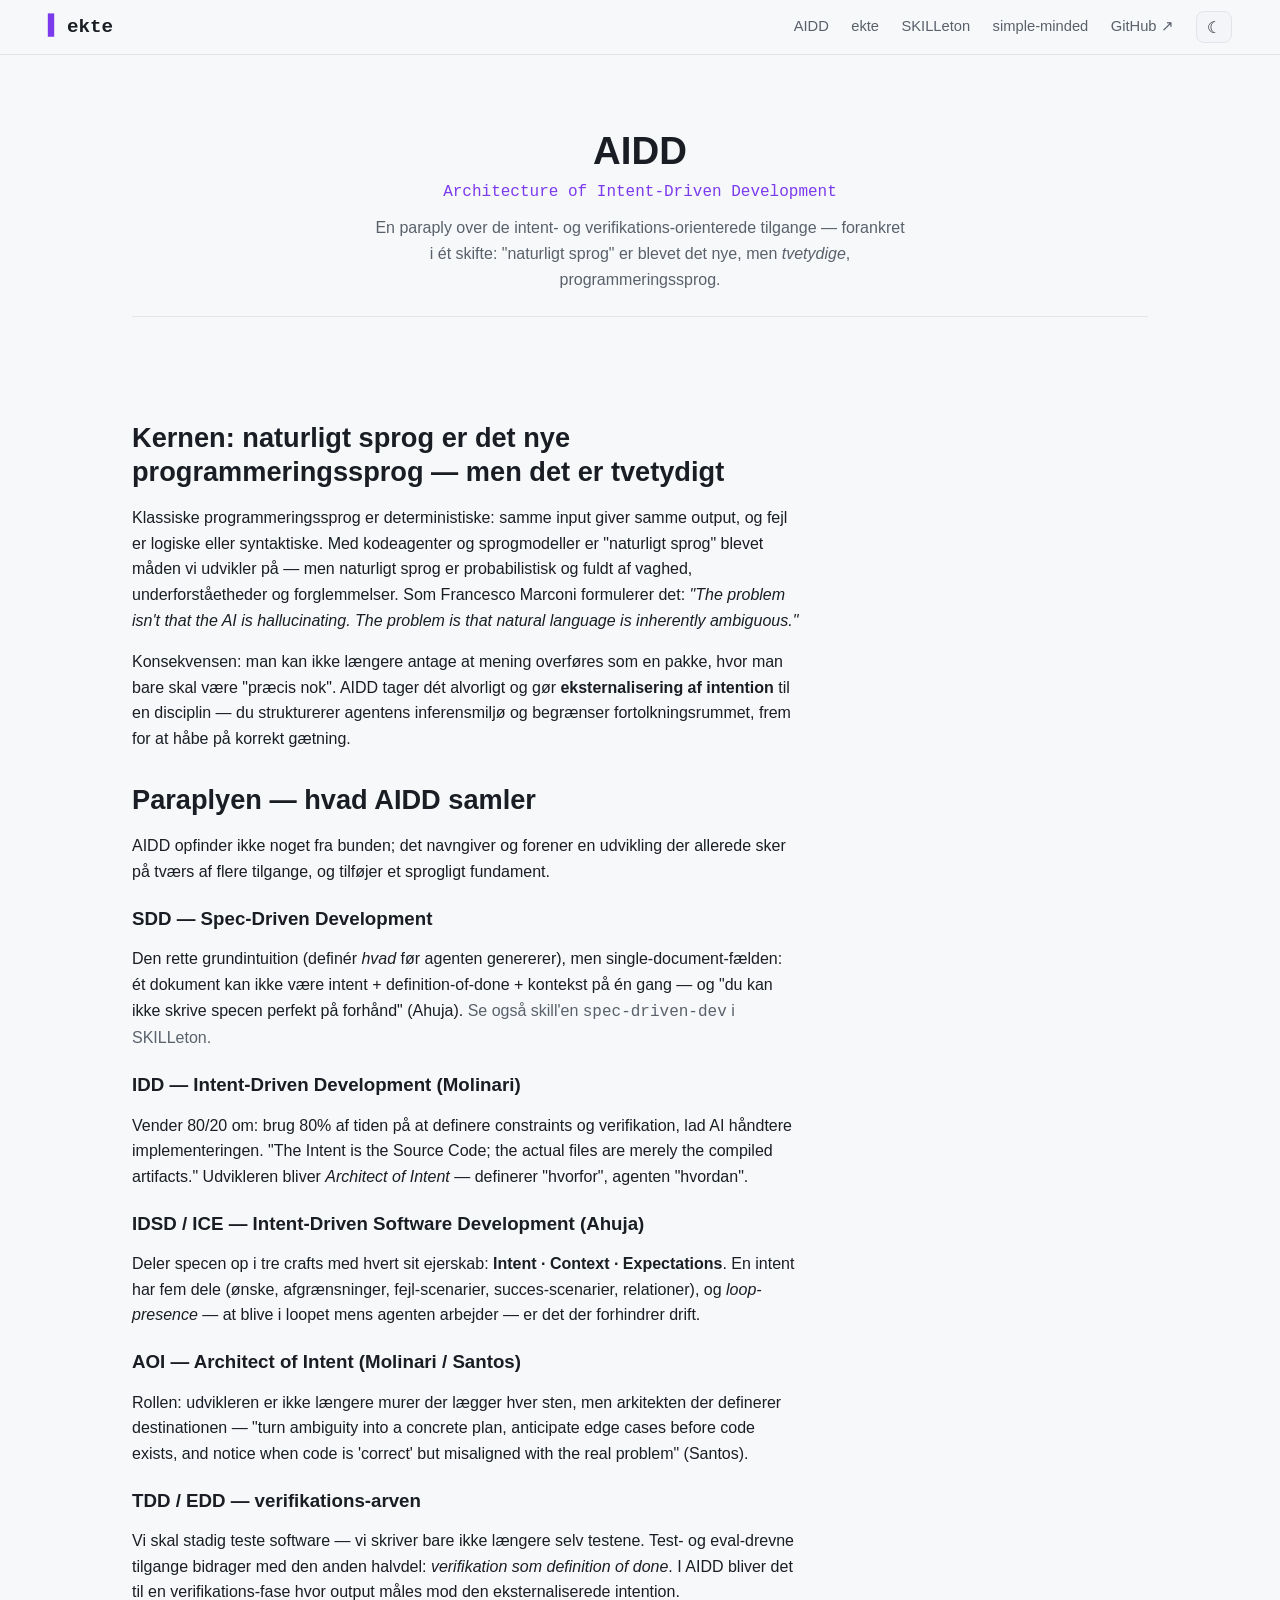
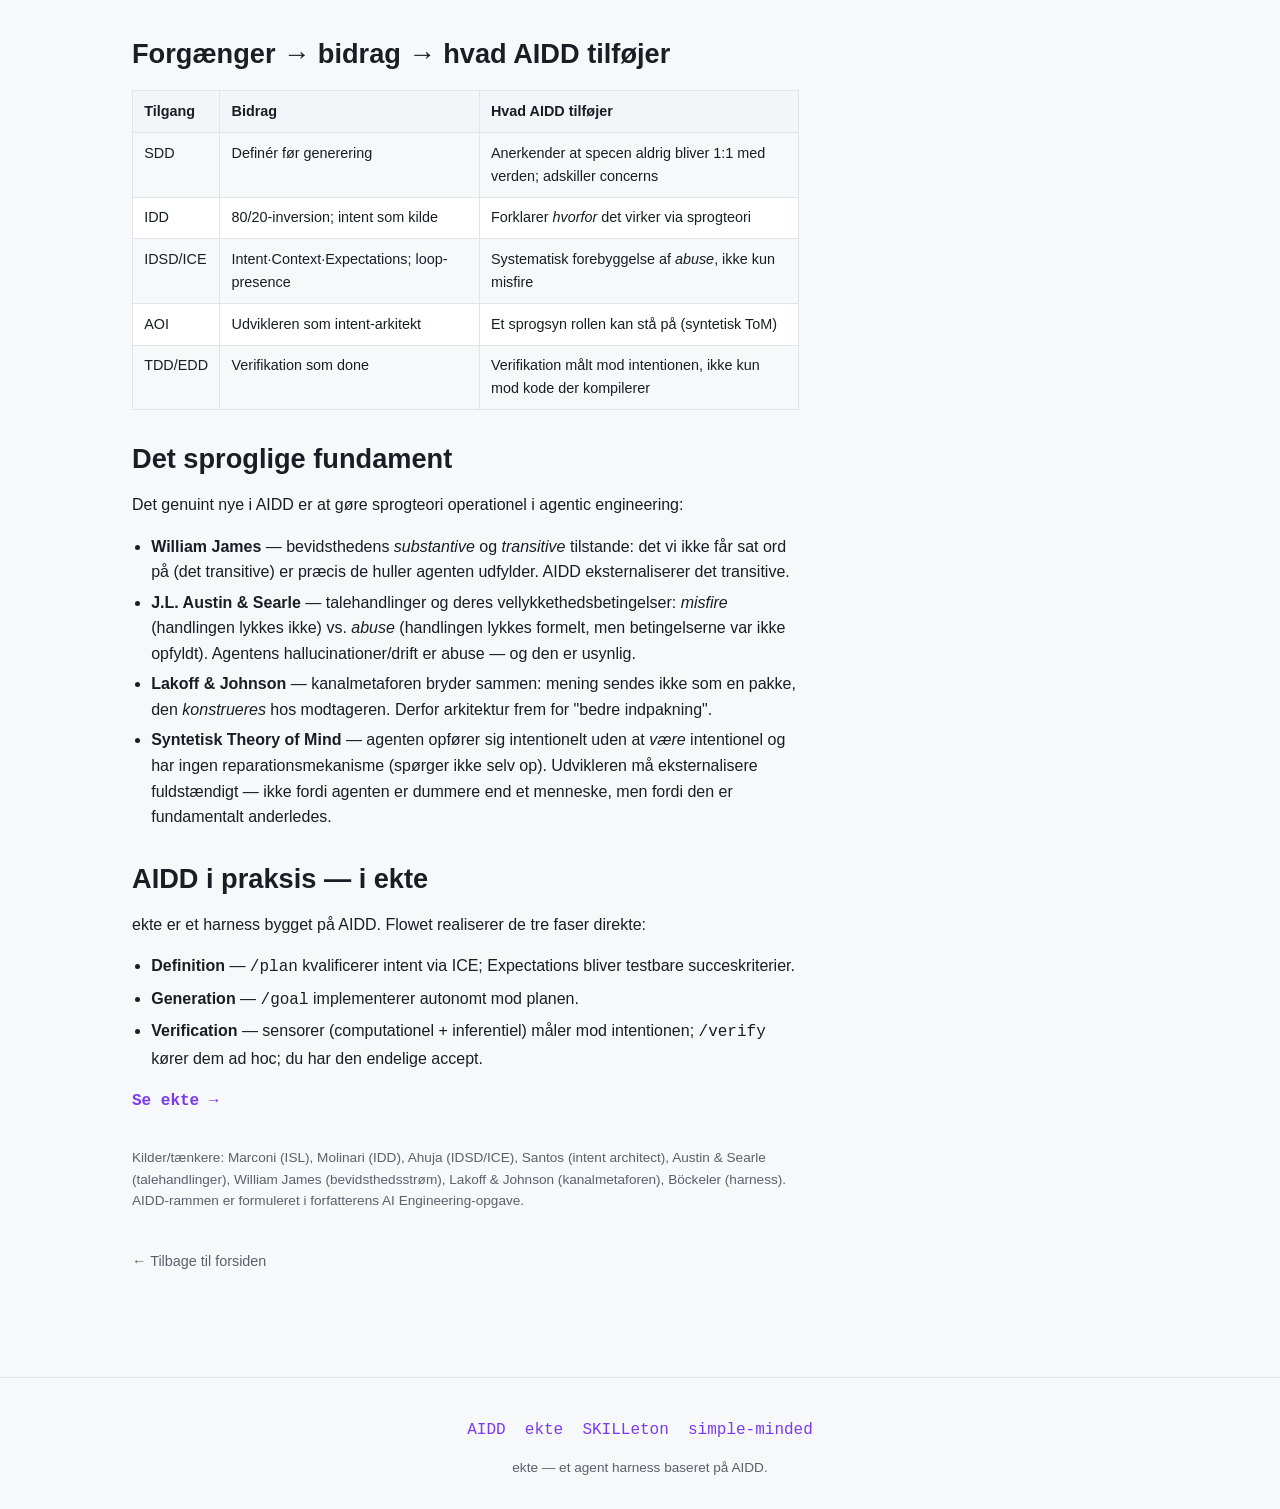
<file: site/aidd.html>
<!DOCTYPE html>
<html lang="da" data-theme="dark">
<head>
  <meta charset="UTF-8">
  <meta name="viewport" content="width=device-width, initial-scale=1.0">
  <title>AIDD — Architecture of Intent-Driven Development · ekte</title>
  <meta name="description" content="AIDD er en paraply over de intent- og verifikations-orienterede tilgange (SDD, IDD, IDSD/ICE, Architect of Intent, TDD/EDD), forankret i et nuanceret syn på naturligt sprog som det nye, tvetydige programmeringssprog.">
  <meta name="theme-color" content="#0c0d10">
  <link rel="stylesheet" href="style.css">
  <script>
    (function () {
      try {
        var saved = localStorage.getItem('ekte-theme');
        var theme = saved || (window.matchMedia('(prefers-color-scheme: light)').matches ? 'light' : 'dark');
        document.documentElement.setAttribute('data-theme', theme);
      } catch (e) {}
    })();
  </script>
</head>
<body>

<header class="topbar">
  <a class="brand" href="index.html">ekte</a>
  <nav class="topnav">
    <a href="aidd.html">AIDD</a>
    <a href="ekte.html">ekte</a>
    <a href="skilleton.html">SKILLeton</a>
    <a href="simple-minded.html">simple-minded</a>
    <a href="https://github.com/danskode/ekte" rel="noopener">GitHub ↗</a>
    <button id="theme-toggle" class="theme-toggle" aria-label="Skift lys/mørk tilstand" title="Skift tema">
      <span class="t-dark">☾</span><span class="t-light">☀</span>
    </button>
  </nav>
</header>

<main>
  <section class="subhero">
    <h1>AIDD</h1>
    <p class="role">Architecture of Intent-Driven Development</p>
    <p class="lead">En paraply over de intent- og verifikations-orienterede tilgange — forankret i
      ét skifte: "naturligt sprog" er blevet det nye, men <em>tvetydige</em>, programmeringssprog.</p>
  </section>

  <div class="block">
   <div class="prose">

    <h2>Kernen: naturligt sprog er det nye programmeringssprog — men det er tvetydigt</h2>
    <p>Klassiske programmeringssprog er deterministiske: samme input giver samme output, og fejl er
      logiske eller syntaktiske. Med kodeagenter og sprogmodeller er "naturligt sprog" blevet måden
      vi udvikler på — men naturligt sprog er probabilistisk og fuldt af vaghed, underforståetheder
      og forglemmelser. Som Francesco Marconi formulerer det: <em>"The problem isn't that the AI is
      hallucinating. The problem is that natural language is inherently ambiguous."</em></p>
    <p>Konsekvensen: man kan ikke længere antage at mening overføres som en pakke, hvor man bare skal
      være "præcis nok". AIDD tager dét alvorligt og gør <strong>eksternalisering af intention</strong>
      til en disciplin — du strukturerer agentens inferensmiljø og begrænser fortolkningsrummet, frem
      for at håbe på korrekt gætning.</p>

    <h2>Paraplyen — hvad AIDD samler</h2>
    <p>AIDD opfinder ikke noget fra bunden; det navngiver og forener en udvikling der allerede sker
      på tværs af flere tilgange, og tilføjer et sprogligt fundament.</p>

    <h3>SDD — Spec-Driven Development</h3>
    <p>Den rette grundintuition (definér <em>hvad</em> før agenten genererer), men single-document-fælden:
      ét dokument kan ikke være intent + definition-of-done + kontekst på én gang — og "du kan ikke
      skrive specen perfekt på forhånd" (Ahuja). <span class="muted">Se også skill'en
      <code>spec-driven-dev</code> i SKILLeton.</span></p>

    <h3>IDD — Intent-Driven Development (Molinari)</h3>
    <p>Vender 80/20 om: brug 80% af tiden på at definere constraints og verifikation, lad AI håndtere
      implementeringen. "The Intent is the Source Code; the actual files are merely the compiled
      artifacts." Udvikleren bliver <em>Architect of Intent</em> — definerer "hvorfor", agenten "hvordan".</p>

    <h3>IDSD / ICE — Intent-Driven Software Development (Ahuja)</h3>
    <p>Deler specen op i tre crafts med hvert sit ejerskab: <strong>Intent · Context · Expectations</strong>.
      En intent har fem dele (ønske, afgrænsninger, fejl-scenarier, succes-scenarier, relationer), og
      <em>loop-presence</em> — at blive i loopet mens agenten arbejder — er det der forhindrer drift.</p>

    <h3>AOI — Architect of Intent (Molinari / Santos)</h3>
    <p>Rollen: udvikleren er ikke længere murer der lægger hver sten, men arkitekten der definerer
      destinationen — "turn ambiguity into a concrete plan, anticipate edge cases before code exists,
      and notice when code is 'correct' but misaligned with the real problem" (Santos).</p>

    <h3>TDD / EDD — verifikations-arven</h3>
    <p>Vi skal stadig teste software — vi skriver bare ikke længere selv testene. Test- og
      eval-drevne tilgange bidrager med den anden halvdel: <em>verifikation som definition of done</em>.
      I AIDD bliver det til en verifikations-fase hvor output måles mod den eksternaliserede intention.</p>

    <h2>Forgænger → bidrag → hvad AIDD tilføjer</h2>
    <table>
      <thead><tr><th>Tilgang</th><th>Bidrag</th><th>Hvad AIDD tilføjer</th></tr></thead>
      <tbody>
        <tr><td>SDD</td><td>Definér før generering</td><td>Anerkender at specen aldrig bliver 1:1 med verden; adskiller concerns</td></tr>
        <tr><td>IDD</td><td>80/20-inversion; intent som kilde</td><td>Forklarer <em>hvorfor</em> det virker via sprogteori</td></tr>
        <tr><td>IDSD/ICE</td><td>Intent·Context·Expectations; loop-presence</td><td>Systematisk forebyggelse af <em>abuse</em>, ikke kun misfire</td></tr>
        <tr><td>AOI</td><td>Udvikleren som intent-arkitekt</td><td>Et sprogsyn rollen kan stå på (syntetisk ToM)</td></tr>
        <tr><td>TDD/EDD</td><td>Verifikation som done</td><td>Verifikation målt mod intentionen, ikke kun mod kode der kompilerer</td></tr>
      </tbody>
    </table>

    <h2>Det sproglige fundament</h2>
    <p>Det genuint nye i AIDD er at gøre sprogteori operationel i agentic engineering:</p>
    <ul>
      <li><strong>William James</strong> — bevidsthedens <em>substantive</em> og <em>transitive</em>
        tilstande: det vi ikke får sat ord på (det transitive) er præcis de huller agenten udfylder.
        AIDD eksternaliserer det transitive.</li>
      <li><strong>J.L. Austin & Searle</strong> — talehandlinger og deres vellykkethedsbetingelser:
        <em>misfire</em> (handlingen lykkes ikke) vs. <em>abuse</em> (handlingen lykkes formelt, men
        betingelserne var ikke opfyldt). Agentens hallucinationer/drift er abuse — og den er usynlig.</li>
      <li><strong>Lakoff & Johnson</strong> — kanalmetaforen bryder sammen: mening sendes ikke som en
        pakke, den <em>konstrueres</em> hos modtageren. Derfor arkitektur frem for "bedre indpakning".</li>
      <li><strong>Syntetisk Theory of Mind</strong> — agenten opfører sig intentionelt uden at <em>være</em>
        intentionel og har ingen reparationsmekanisme (spørger ikke selv op). Udvikleren må eksternalisere
        fuldstændigt — ikke fordi agenten er dummere end et menneske, men fordi den er fundamentalt anderledes.</li>
    </ul>

    <h2>AIDD i praksis — i ekte</h2>
    <p>ekte er et harness bygget på AIDD. Flowet realiserer de tre faser direkte:</p>
    <ul>
      <li><strong>Definition</strong> — <code>/plan</code> kvalificerer intent via ICE; Expectations
        bliver testbare succeskriterier.</li>
      <li><strong>Generation</strong> — <code>/goal</code> implementerer autonomt mod planen.</li>
      <li><strong>Verification</strong> — sensorer (computationel + inferentiel) måler mod intentionen;
        <code>/verify</code> kører dem ad hoc; du har den endelige accept.</li>
    </ul>
    <p><a class="more" href="ekte.html">Se ekte → </a></p>

    <p class="muted" style="margin-top:2rem;font-size:.85rem;">Kilder/tænkere: Marconi (ISL), Molinari (IDD),
      Ahuja (IDSD/ICE), Santos (intent architect), Austin & Searle (talehandlinger), William James
      (bevidsthedsstrøm), Lakoff & Johnson (kanalmetaforen), Böckeler (harness). AIDD-rammen er
      formuleret i forfatterens AI Engineering-opgave.</p>

    <a class="backlink" href="index.html">← Tilbage til forsiden</a>
   </div>
  </div>
</main>

<footer class="footer">
  <div class="foot-links">
    <a href="aidd.html">AIDD</a>
    <a href="ekte.html">ekte</a>
    <a href="skilleton.html">SKILLeton</a>
    <a href="simple-minded.html">simple-minded</a>
  </div>
  <p class="foot-note">ekte — et agent harness baseret på AIDD.</p>
</footer>

<script src="app.js"></script>
</body>
</html>
</file>
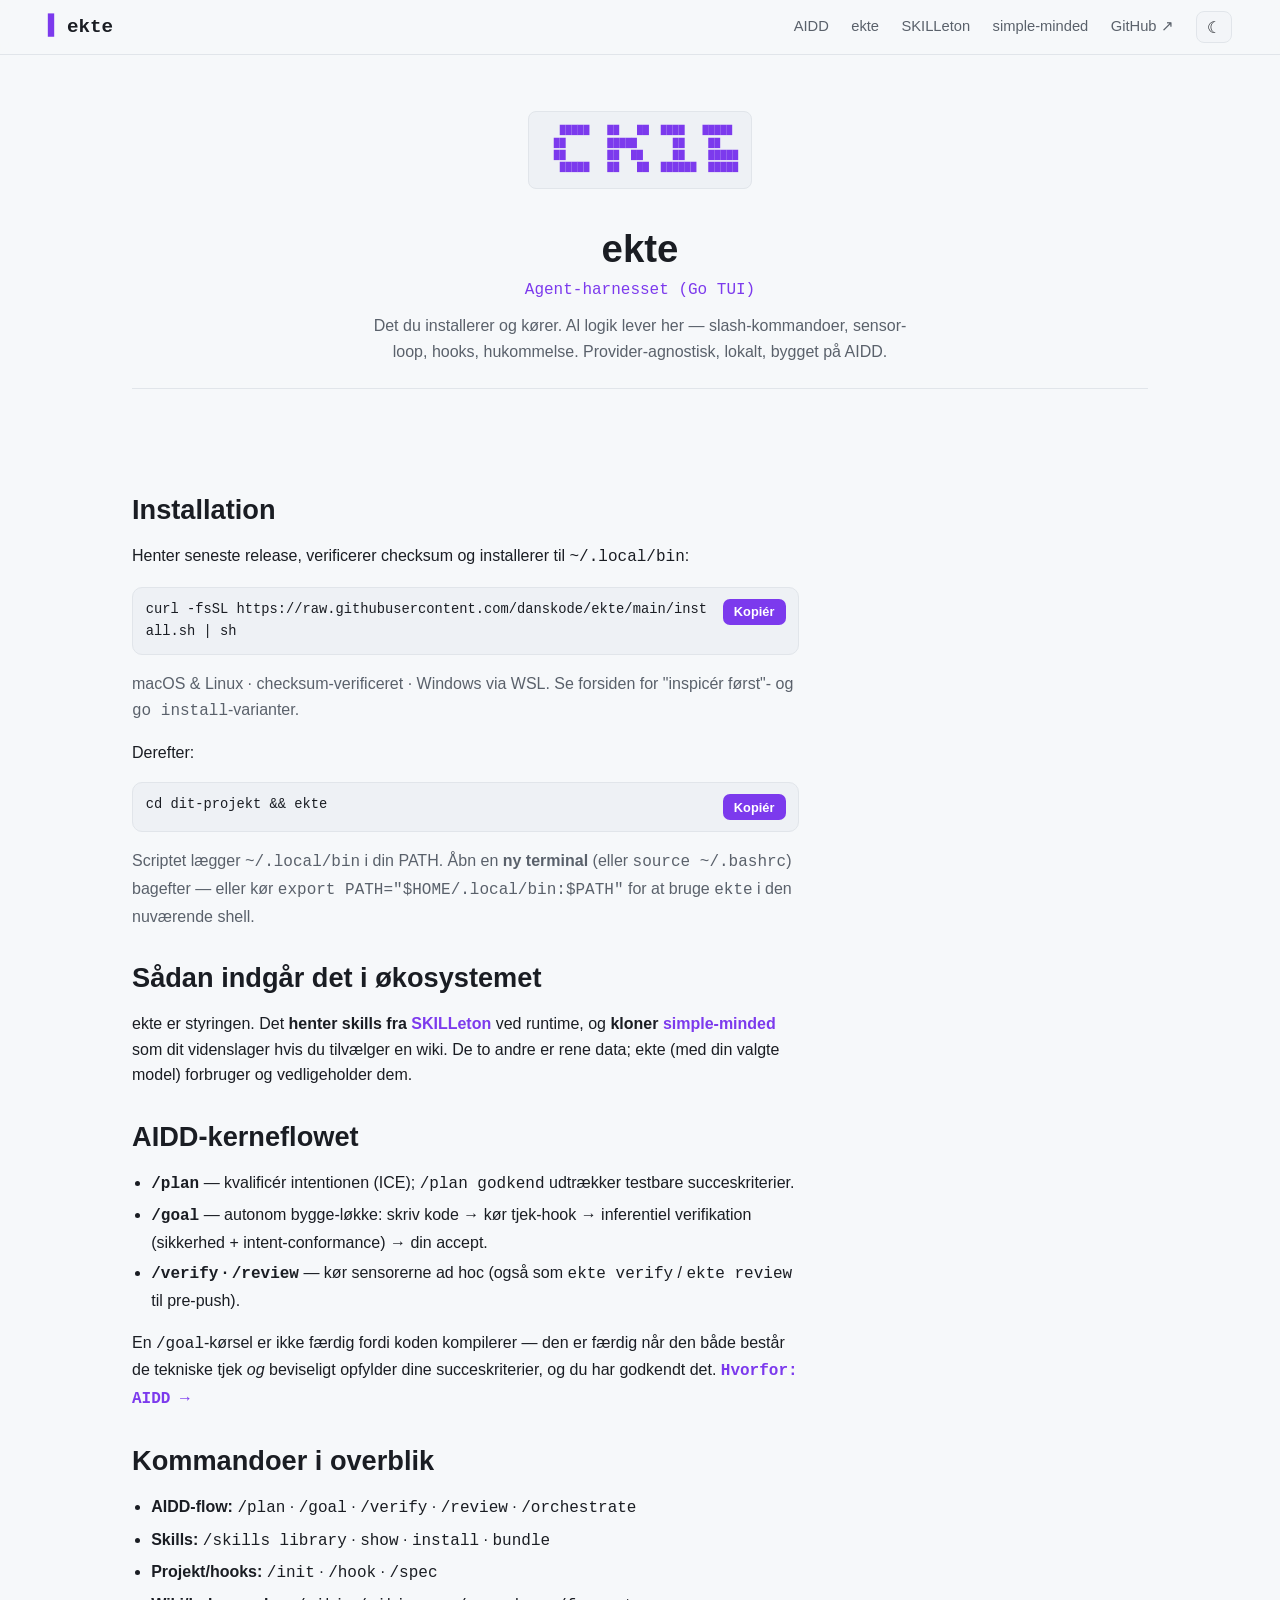
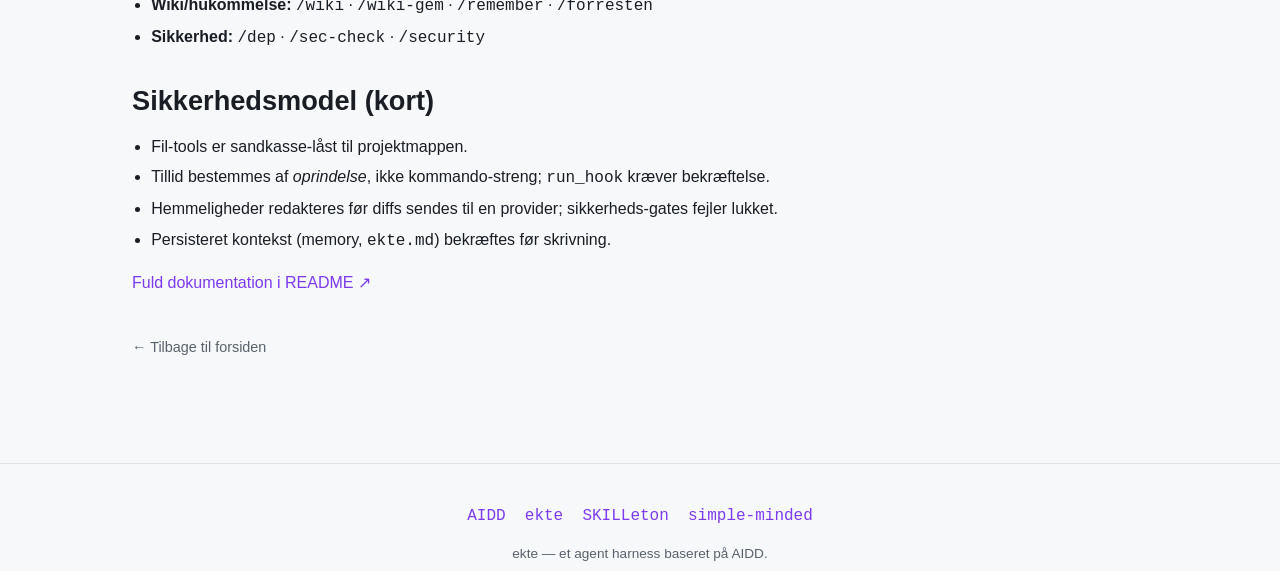
<file: site/ekte.html>
<!DOCTYPE html>
<html lang="da" data-theme="dark">
<head>
  <meta charset="UTF-8">
  <meta name="viewport" content="width=device-width, initial-scale=1.0">
  <title>ekte — agent-harnesset · ekte</title>
  <meta name="description" content="ekte er det transparente agent-harness (Go TUI) du installerer og kører. Provider-agnostisk, lokalt, bygget på AIDD.">
  <meta name="theme-color" content="#0c0d10">
  <link rel="stylesheet" href="style.css">
  <script>
    (function () { try { var s=localStorage.getItem('ekte-theme'); document.documentElement.setAttribute('data-theme', s||(window.matchMedia('(prefers-color-scheme: light)').matches?'light':'dark')); } catch(e){} })();
  </script>
</head>
<body>

<header class="topbar">
  <a class="brand" href="index.html">ekte</a>
  <nav class="topnav">
    <a href="aidd.html">AIDD</a>
    <a href="ekte.html">ekte</a>
    <a href="skilleton.html">SKILLeton</a>
    <a href="simple-minded.html">simple-minded</a>
    <a href="https://github.com/danskode/ekte" rel="noopener">GitHub ↗</a>
    <button id="theme-toggle" class="theme-toggle" aria-label="Skift lys/mørk tilstand" title="Skift tema"><span class="t-dark">☾</span><span class="t-light">☀</span></button>
  </nav>
</header>

<main>
  <section class="subhero">
    <pre class="eco-art" aria-label="ekte">   █████   ██   ██  ████   █████
  ██       █████      ██    ██
  ██       ██  ██     ██    █████
   █████   ██   ██  ██████  █████</pre>
    <h1>ekte</h1>
    <p class="role">Agent-harnesset (Go TUI)</p>
    <p class="lead">Det du installerer og kører. Al logik lever her — slash-kommandoer, sensor-loop,
      hooks, hukommelse. Provider-agnostisk, lokalt, bygget på AIDD.</p>
  </section>

  <div class="block">
   <div class="prose">

    <h2>Installation</h2>
    <p>Henter seneste release, verificerer checksum og installerer til <code>~/.local/bin</code>:</p>
    <div class="cmd"><code id="c1">curl -fsSL https://raw.githubusercontent.com/danskode/ekte/main/install.sh | sh</code><button class="copy" data-copy="c1">Kopiér</button></div>
    <p class="muted">macOS &amp; Linux · checksum-verificeret · Windows via WSL. Se forsiden for "inspicér
      først"- og <code>go install</code>-varianter.</p>
    <p>Derefter:</p>
    <div class="cmd"><code id="c2">cd dit-projekt &amp;&amp; ekte</code><button class="copy" data-copy="c2">Kopiér</button></div>
    <p class="muted">Scriptet lægger <code>~/.local/bin</code> i din PATH. Åbn en <strong>ny terminal</strong>
      (eller <code>source ~/.bashrc</code>) bagefter — eller kør <code>export PATH="$HOME/.local/bin:$PATH"</code>
      for at bruge <code>ekte</code> i den nuværende shell.</p>

    <h2>Sådan indgår det i økosystemet</h2>
    <p>ekte er styringen. Det <strong>henter skills fra <a href="skilleton.html">SKILLeton</a></strong>
      ved runtime, og <strong>kloner <a href="simple-minded.html">simple-minded</a></strong> som dit
      videnslager hvis du tilvælger en wiki. De to andre er rene data; ekte (med din valgte model)
      forbruger og vedligeholder dem.</p>

    <h2>AIDD-kerneflowet</h2>
    <ul>
      <li><strong><code>/plan</code></strong> — kvalificér intentionen (ICE); <code>/plan godkend</code>
        udtrækker testbare succeskriterier.</li>
      <li><strong><code>/goal</code></strong> — autonom bygge-løkke: skriv kode → kør tjek-hook →
        inferentiel verifikation (sikkerhed + intent-conformance) → din accept.</li>
      <li><strong><code>/verify</code> · <code>/review</code></strong> — kør sensorerne ad hoc
        (også som <code>ekte verify</code> / <code>ekte review</code> til pre-push).</li>
    </ul>
    <p>En <code>/goal</code>-kørsel er ikke færdig fordi koden kompilerer — den er færdig når den
      både består de tekniske tjek <em>og</em> beviseligt opfylder dine succeskriterier, og du har
      godkendt det. <a class="more" href="aidd.html">Hvorfor: AIDD →</a></p>

    <h2>Kommandoer i overblik</h2>
    <ul>
      <li><strong>AIDD-flow:</strong> <code>/plan</code> · <code>/goal</code> · <code>/verify</code> · <code>/review</code> · <code>/orchestrate</code></li>
      <li><strong>Skills:</strong> <code>/skills library</code> · <code>show</code> · <code>install</code> · <code>bundle</code></li>
      <li><strong>Projekt/hooks:</strong> <code>/init</code> · <code>/hook</code> · <code>/spec</code></li>
      <li><strong>Wiki/hukommelse:</strong> <code>/wiki</code> · <code>/wiki-gem</code> · <code>/remember</code> · <code>/forresten</code></li>
      <li><strong>Sikkerhed:</strong> <code>/dep</code> · <code>/sec-check</code> · <code>/security</code></li>
    </ul>

    <h2>Sikkerhedsmodel (kort)</h2>
    <ul>
      <li>Fil-tools er sandkasse-låst til projektmappen.</li>
      <li>Tillid bestemmes af <em>oprindelse</em>, ikke kommando-streng; <code>run_hook</code> kræver bekræftelse.</li>
      <li>Hemmeligheder redakteres før diffs sendes til en provider; sikkerheds-gates fejler lukket.</li>
      <li>Persisteret kontekst (memory, <code>ekte.md</code>) bekræftes før skrivning.</li>
    </ul>

    <p><a href="https://github.com/danskode/ekte/blob/main/README.md" rel="noopener">Fuld dokumentation i README ↗</a></p>
    <a class="backlink" href="index.html">← Tilbage til forsiden</a>
   </div>
  </div>
</main>

<footer class="footer">
  <div class="foot-links">
    <a href="aidd.html">AIDD</a><a href="ekte.html">ekte</a><a href="skilleton.html">SKILLeton</a><a href="simple-minded.html">simple-minded</a>
  </div>
  <p class="foot-note">ekte — et agent harness baseret på AIDD.</p>
</footer>

<script src="app.js"></script>
</body>
</html>
</file>
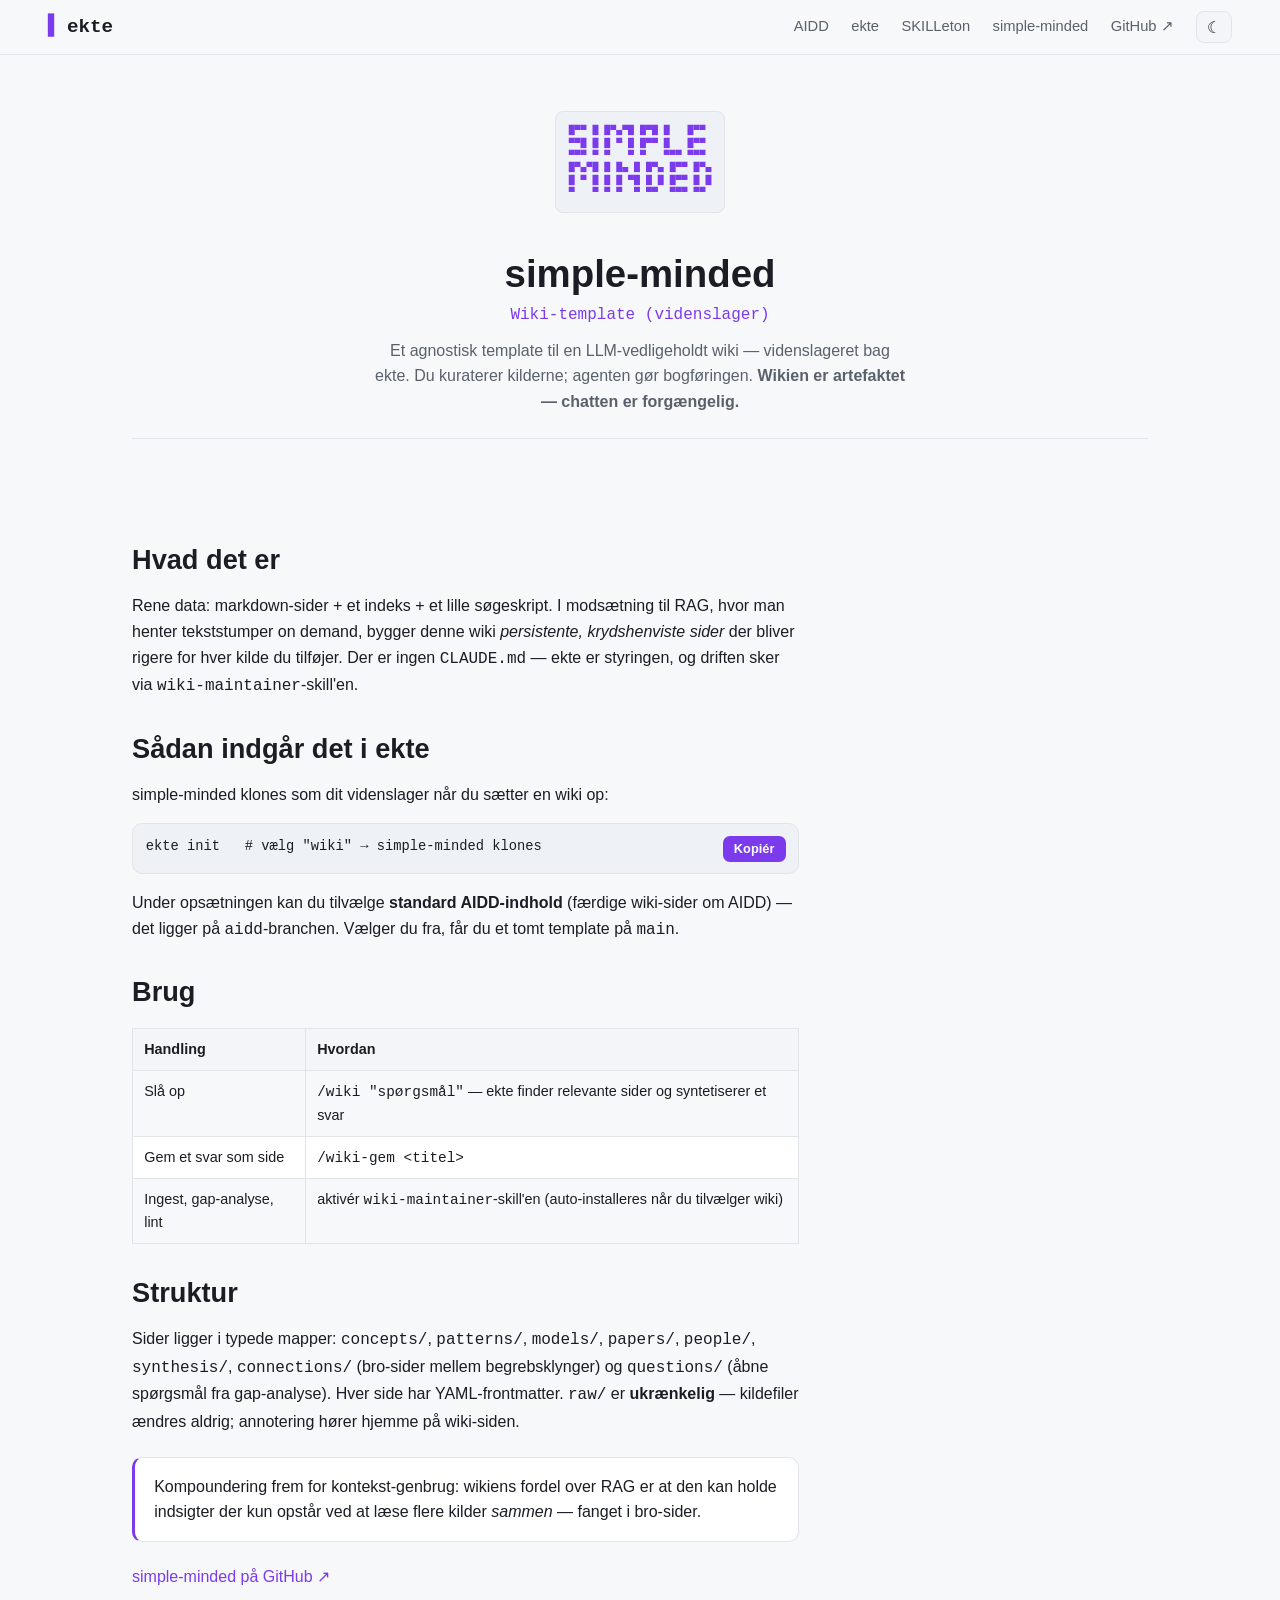
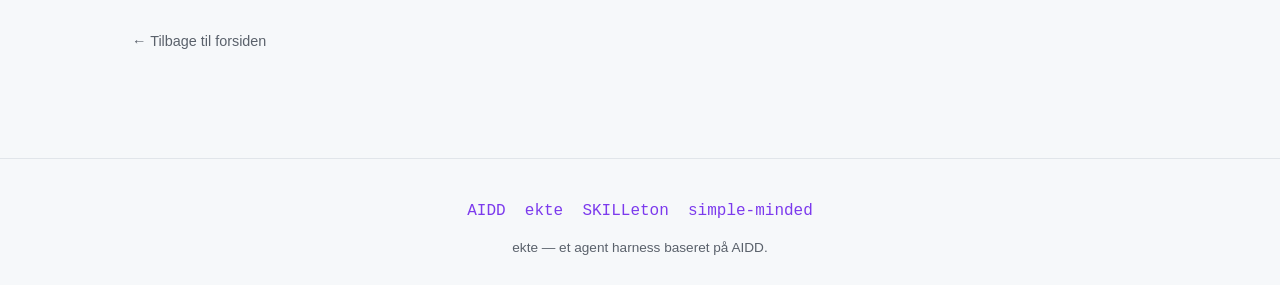
<file: site/simple-minded.html>
<!DOCTYPE html>
<html lang="da" data-theme="dark">
<head>
  <meta charset="UTF-8">
  <meta name="viewport" content="width=device-width, initial-scale=1.0">
  <title>simple-minded — wiki-templaten · ekte</title>
  <meta name="description" content="simple-minded er et agnostisk template til en LLM-vedligeholdt wiki — videnslageret bag ekte. Du kuraterer kilderne; agenten gør bogføringen.">
  <meta name="theme-color" content="#0c0d10">
  <link rel="stylesheet" href="style.css">
  <script>
    (function () { try { var s=localStorage.getItem('ekte-theme'); document.documentElement.setAttribute('data-theme', s||(window.matchMedia('(prefers-color-scheme: light)').matches?'light':'dark')); } catch(e){} })();
  </script>
</head>
<body>

<header class="topbar">
  <a class="brand" href="index.html">ekte</a>
  <nav class="topnav">
    <a href="aidd.html">AIDD</a>
    <a href="ekte.html">ekte</a>
    <a href="skilleton.html">SKILLeton</a>
    <a href="simple-minded.html">simple-minded</a>
    <a href="https://github.com/danskode/simple-minded" rel="noopener">GitHub ↗</a>
    <button id="theme-toggle" class="theme-toggle" aria-label="Skift lys/mørk tilstand" title="Skift tema"><span class="t-dark">☾</span><span class="t-light">☀</span></button>
  </nav>
</header>

<main>
  <section class="subhero">
    <pre class="eco-art" aria-label="simple-minded">█▀▀ █ █▀▄▀█ █▀█ █   █▀▀
▀▀█ █ █ ▀ █ █▀▀ █   █▀▀
▀▀▀ ▀ ▀   ▀ ▀   ▀▀▀ ▀▀▀
█▀▄▀█ █ █▄ █ █▀▄ █▀▀ █▀▄
█ ▀ █ █ █ ▀█ █ █ █▀▀ █ █
▀   ▀ ▀ ▀  ▀ ▀▀  ▀▀▀ ▀▀ </pre>
    <h1>simple-minded</h1>
    <p class="role">Wiki-template (videnslager)</p>
    <p class="lead">Et agnostisk template til en LLM-vedligeholdt wiki — videnslageret bag ekte.
      Du kuraterer kilderne; agenten gør bogføringen. <strong>Wikien er artefaktet — chatten er forgængelig.</strong></p>
  </section>

  <div class="block">
   <div class="prose">

    <h2>Hvad det er</h2>
    <p>Rene data: markdown-sider + et indeks + et lille søgeskript. I modsætning til RAG, hvor man
      henter tekststumper on demand, bygger denne wiki <em>persistente, krydshenviste sider</em> der
      bliver rigere for hver kilde du tilføjer. Der er ingen <code>CLAUDE.md</code> — ekte er styringen,
      og driften sker via <code>wiki-maintainer</code>-skill'en.</p>

    <h2>Sådan indgår det i ekte</h2>
    <p>simple-minded klones som dit videnslager når du sætter en wiki op:</p>
    <div class="cmd"><code id="c1">ekte init   # vælg "wiki" → simple-minded klones</code><button class="copy" data-copy="c1">Kopiér</button></div>
    <p>Under opsætningen kan du tilvælge <strong>standard AIDD-indhold</strong> (færdige wiki-sider om
      AIDD) — det ligger på <code>aidd</code>-branchen. Vælger du fra, får du et tomt template på <code>main</code>.</p>

    <h2>Brug</h2>
    <table>
      <thead><tr><th>Handling</th><th>Hvordan</th></tr></thead>
      <tbody>
        <tr><td>Slå op</td><td><code>/wiki "spørgsmål"</code> — ekte finder relevante sider og syntetiserer et svar</td></tr>
        <tr><td>Gem et svar som side</td><td><code>/wiki-gem &lt;titel&gt;</code></td></tr>
        <tr><td>Ingest, gap-analyse, lint</td><td>aktivér <code>wiki-maintainer</code>-skill'en (auto-installeres når du tilvælger wiki)</td></tr>
      </tbody>
    </table>

    <h2>Struktur</h2>
    <p>Sider ligger i typede mapper: <code>concepts/</code>, <code>patterns/</code>, <code>models/</code>,
      <code>papers/</code>, <code>people/</code>, <code>synthesis/</code>, <code>connections/</code> (bro-sider
      mellem begrebsklynger) og <code>questions/</code> (åbne spørgsmål fra gap-analyse). Hver side har
      YAML-frontmatter. <code>raw/</code> er <strong>ukrænkelig</strong> — kildefiler ændres aldrig;
      annotering hører hjemme på wiki-siden.</p>

    <div class="callout">Kompoundering frem for kontekst-genbrug: wikiens fordel over RAG er at den kan
      holde indsigter der kun opstår ved at læse flere kilder <em>sammen</em> — fanget i bro-sider.</div>

    <p><a href="https://github.com/danskode/simple-minded" rel="noopener">simple-minded på GitHub ↗</a></p>
    <a class="backlink" href="index.html">← Tilbage til forsiden</a>
   </div>
  </div>
</main>

<footer class="footer">
  <div class="foot-links">
    <a href="aidd.html">AIDD</a><a href="ekte.html">ekte</a><a href="skilleton.html">SKILLeton</a><a href="simple-minded.html">simple-minded</a>
  </div>
  <p class="foot-note">ekte — et agent harness baseret på AIDD.</p>
</footer>

<script src="app.js"></script>
</body>
</html>
</file>
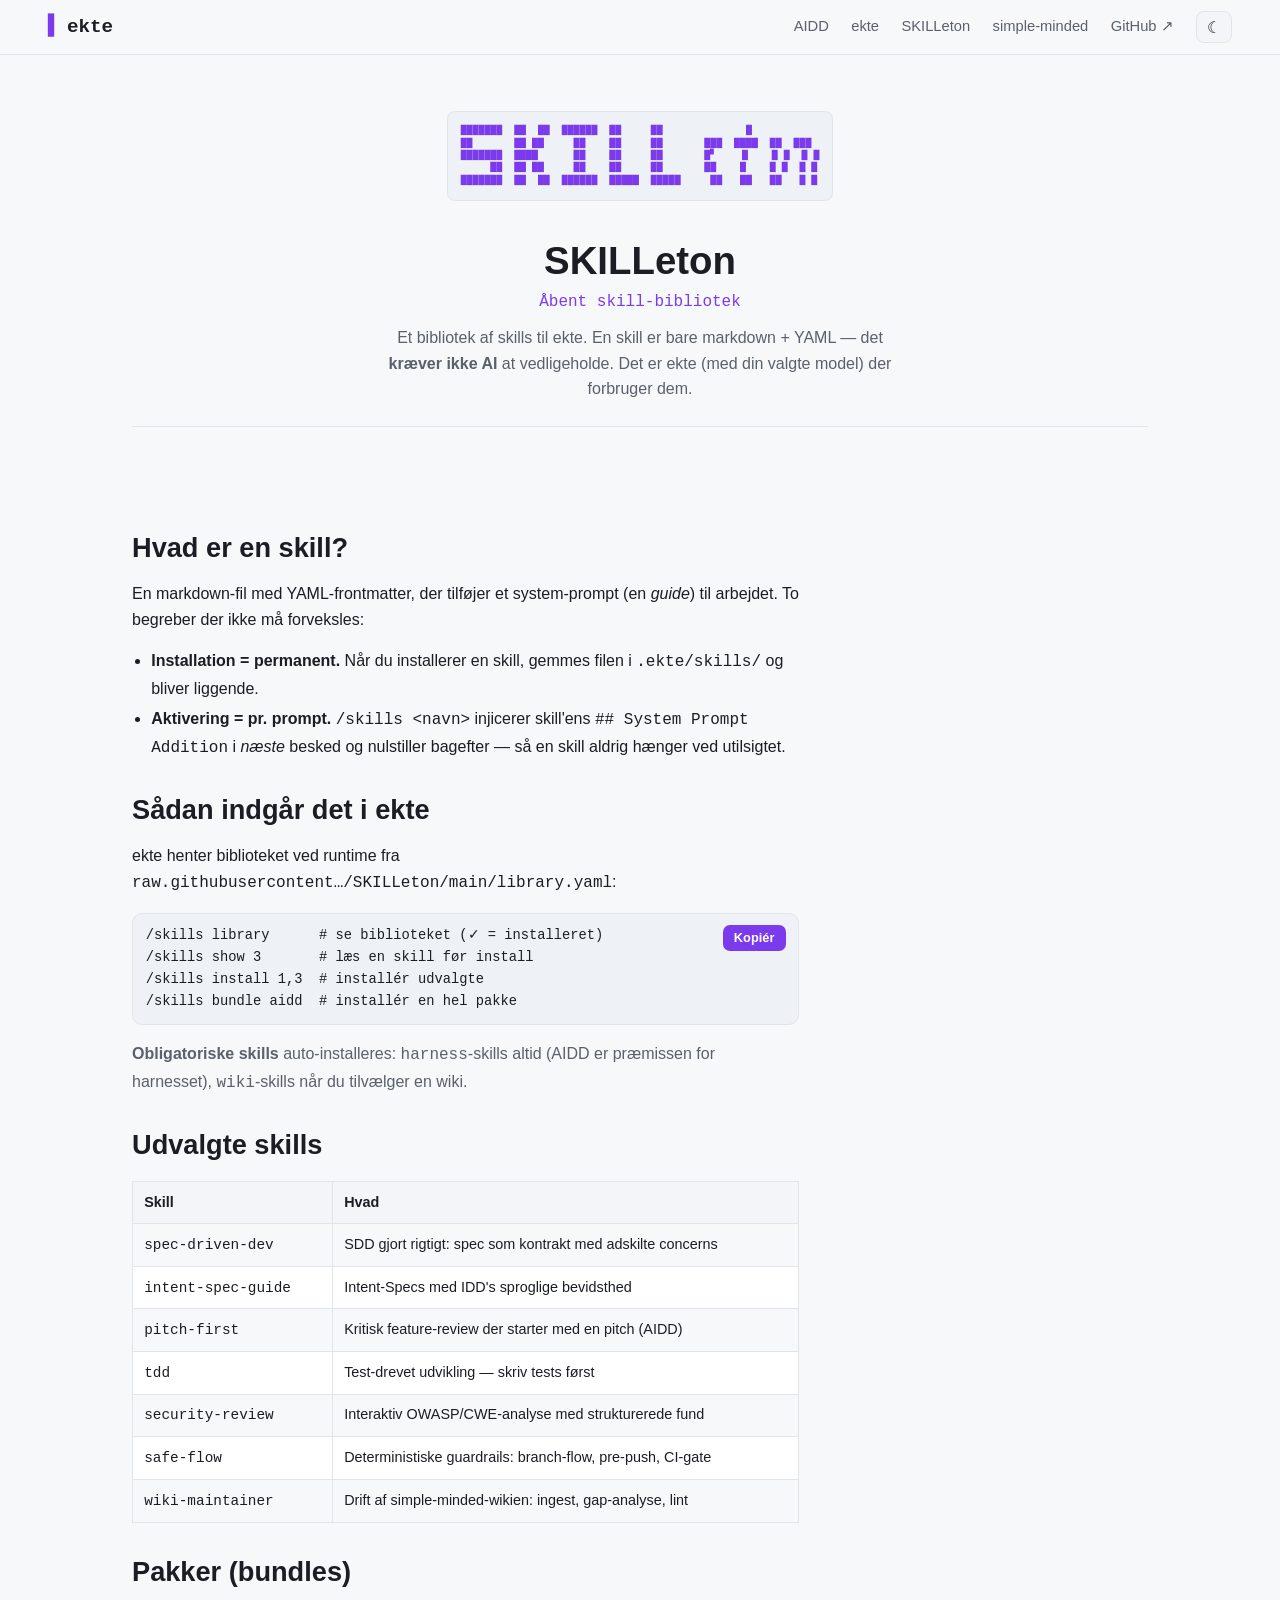
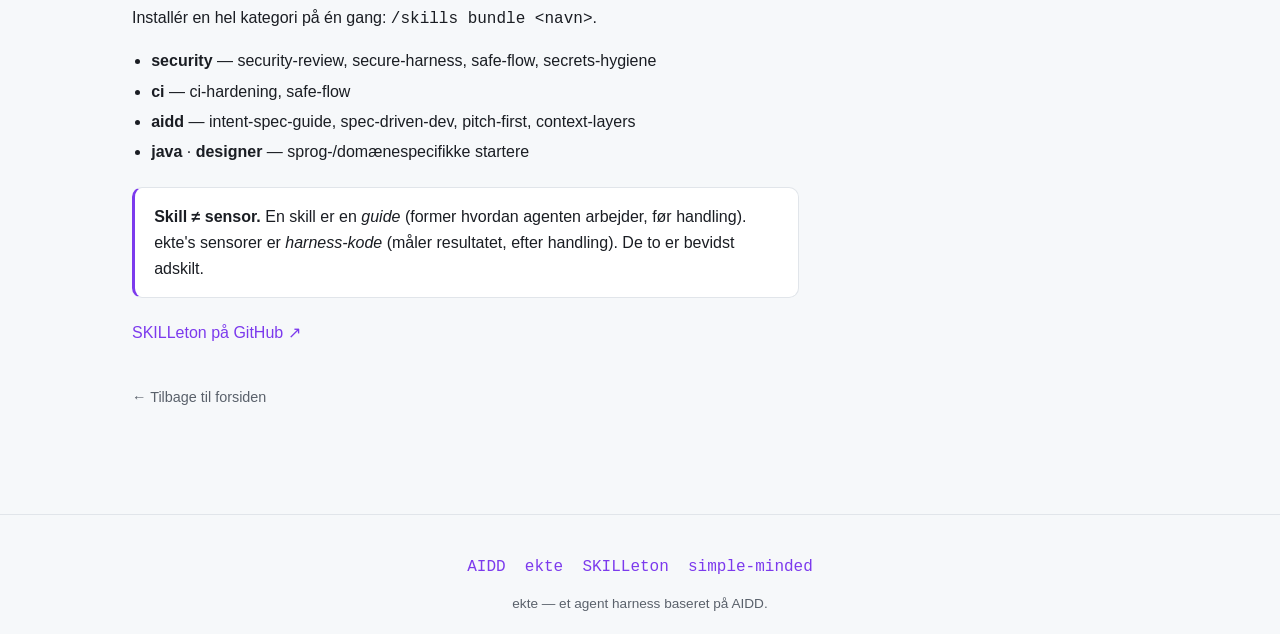
<file: site/skilleton.html>
<!DOCTYPE html>
<html lang="da" data-theme="dark">
<head>
  <meta charset="UTF-8">
  <meta name="viewport" content="width=device-width, initial-scale=1.0">
  <title>SKILLeton — skill-biblioteket · ekte</title>
  <meta name="description" content="SKILLeton er det åbne bibliotek af skills til ekte. En skill er markdown + YAML og kræver ikke AI at vedligeholde.">
  <meta name="theme-color" content="#0c0d10">
  <link rel="stylesheet" href="style.css">
  <script>
    (function () { try { var s=localStorage.getItem('ekte-theme'); document.documentElement.setAttribute('data-theme', s||(window.matchMedia('(prefers-color-scheme: light)').matches?'light':'dark')); } catch(e){} })();
  </script>
</head>
<body>

<header class="topbar">
  <a class="brand" href="index.html">ekte</a>
  <nav class="topnav">
    <a href="aidd.html">AIDD</a>
    <a href="ekte.html">ekte</a>
    <a href="skilleton.html">SKILLeton</a>
    <a href="simple-minded.html">simple-minded</a>
    <a href="https://github.com/danskode/SKILLeton" rel="noopener">GitHub ↗</a>
    <button id="theme-toggle" class="theme-toggle" aria-label="Skift lys/mørk tilstand" title="Skift tema"><span class="t-dark">☾</span><span class="t-light">☀</span></button>
  </nav>
</header>

<main>
  <section class="subhero">
    <pre class="eco-art" aria-label="SKILLeton">███████  ██  ██  ██████  ██     ██              █
██       ██ ██     ██    ██     ██       ███  ████  ██  ███
███████  ████      ██    ██     ██       █▘    █    █ █  █ █
     ██  ██ ██     ██    ██     ██       ██    █    █ █  █ █
███████  ██  ██  ██████  █████  █████     ██   ██   ██   █ █</pre>
    <h1>SKILLeton</h1>
    <p class="role">Åbent skill-bibliotek</p>
    <p class="lead">Et bibliotek af skills til ekte. En skill er bare markdown + YAML — det
      <strong>kræver ikke AI</strong> at vedligeholde. Det er ekte (med din valgte model) der forbruger dem.</p>
  </section>

  <div class="block">
   <div class="prose">

    <h2>Hvad er en skill?</h2>
    <p>En markdown-fil med YAML-frontmatter, der tilføjer et system-prompt (en <em>guide</em>) til
      arbejdet. To begreber der ikke må forveksles:</p>
    <ul>
      <li><strong>Installation = permanent.</strong> Når du installerer en skill, gemmes filen i
        <code>.ekte/skills/</code> og bliver liggende.</li>
      <li><strong>Aktivering = pr. prompt.</strong> <code>/skills &lt;navn&gt;</code> injicerer skill'ens
        <code>## System Prompt Addition</code> i <em>næste</em> besked og nulstiller bagefter — så en
        skill aldrig hænger ved utilsigtet.</li>
    </ul>

    <h2>Sådan indgår det i ekte</h2>
    <p>ekte henter biblioteket ved runtime fra
      <code>raw.githubusercontent…/SKILLeton/main/library.yaml</code>:</p>
    <div class="cmd"><code id="c1">/skills library      # se biblioteket (✓ = installeret)
/skills show 3       # læs en skill før install
/skills install 1,3  # installér udvalgte
/skills bundle aidd  # installér en hel pakke</code><button class="copy" data-copy="c1">Kopiér</button></div>
    <p class="muted"><strong>Obligatoriske skills</strong> auto-installeres: <code>harness</code>-skills
      altid (AIDD er præmissen for harnesset), <code>wiki</code>-skills når du tilvælger en wiki.</p>

    <h2>Udvalgte skills</h2>
    <table>
      <thead><tr><th>Skill</th><th>Hvad</th></tr></thead>
      <tbody>
        <tr><td><code>spec-driven-dev</code></td><td>SDD gjort rigtigt: spec som kontrakt med adskilte concerns</td></tr>
        <tr><td><code>intent-spec-guide</code></td><td>Intent-Specs med IDD's sproglige bevidsthed</td></tr>
        <tr><td><code>pitch-first</code></td><td>Kritisk feature-review der starter med en pitch (AIDD)</td></tr>
        <tr><td><code>tdd</code></td><td>Test-drevet udvikling — skriv tests først</td></tr>
        <tr><td><code>security-review</code></td><td>Interaktiv OWASP/CWE-analyse med strukturerede fund</td></tr>
        <tr><td><code>safe-flow</code></td><td>Deterministiske guardrails: branch-flow, pre-push, CI-gate</td></tr>
        <tr><td><code>wiki-maintainer</code></td><td>Drift af simple-minded-wikien: ingest, gap-analyse, lint</td></tr>
      </tbody>
    </table>

    <h2>Pakker (bundles)</h2>
    <p>Installér en hel kategori på én gang: <code>/skills bundle &lt;navn&gt;</code>.</p>
    <ul>
      <li><strong>security</strong> — security-review, secure-harness, safe-flow, secrets-hygiene</li>
      <li><strong>ci</strong> — ci-hardening, safe-flow</li>
      <li><strong>aidd</strong> — intent-spec-guide, spec-driven-dev, pitch-first, context-layers</li>
      <li><strong>java</strong> · <strong>designer</strong> — sprog-/domænespecifikke startere</li>
    </ul>

    <div class="callout"><strong>Skill ≠ sensor.</strong> En skill er en <em>guide</em> (former hvordan
      agenten arbejder, før handling). ekte's sensorer er <em>harness-kode</em> (måler resultatet, efter
      handling). De to er bevidst adskilt.</div>

    <p><a href="https://github.com/danskode/SKILLeton" rel="noopener">SKILLeton på GitHub ↗</a></p>
    <a class="backlink" href="index.html">← Tilbage til forsiden</a>
   </div>
  </div>
</main>

<footer class="footer">
  <div class="foot-links">
    <a href="aidd.html">AIDD</a><a href="ekte.html">ekte</a><a href="skilleton.html">SKILLeton</a><a href="simple-minded.html">simple-minded</a>
  </div>
  <p class="foot-note">ekte — et agent harness baseret på AIDD.</p>
</footer>

<script src="app.js"></script>
</body>
</html>
</file>
<file: site/style.css>
/* ekte landingpage — terminal-æstetik, dark default + lys-toggle via CSS-variabler */

:root,
[data-theme="dark"] {
  --bg: #0c0d10;
  --bg-soft: #111318;
  --panel: #15171c;
  --panel-2: #1a1d24;
  --text: #e6e8ec;
  --muted: #9aa0ab;
  --border: #262a33;
  --accent: #c79bff;
  --accent-ink: #1a0b2e;
  --shadow: 0 10px 30px rgba(0, 0, 0, .45);
  --dot-r: #ff5f56; --dot-y: #ffbd2e; --dot-g: #27c93f;
}

[data-theme="light"] {
  --bg: #f6f8fa;
  --bg-soft: #eef1f5;
  --panel: #ffffff;
  --panel-2: #f3f5f8;
  --text: #1a1d23;
  --muted: #5a616b;
  --border: #e1e5ea;
  --accent: #7c3aed;
  --accent-ink: #ffffff;
  --shadow: 0 8px 24px rgba(20, 30, 50, .10);
  --dot-r: #ff5f56; --dot-y: #ffbd2e; --dot-g: #27c93f;
}

* { box-sizing: border-box; }

html { scroll-behavior: smooth; }

body {
  margin: 0;
  background: var(--bg);
  color: var(--text);
  font-family: -apple-system, BlinkMacSystemFont, "Segoe UI", Roboto, Helvetica, Arial, sans-serif;
  line-height: 1.6;
  -webkit-font-smoothing: antialiased;
}

code, pre, .mono { font-family: "SF Mono", "JetBrains Mono", "Fira Code", ui-monospace, Menlo, Consolas, monospace; }

a { color: var(--accent); text-decoration: none; }
a:hover { text-decoration: underline; }

h1, h2, h3 { line-height: 1.25; }

/* ---------- Topbar ---------- */
.topbar {
  position: sticky; top: 0; z-index: 50;
  display: flex; align-items: center; justify-content: space-between;
  padding: .7rem clamp(1rem, 4vw, 3rem);
  background: color-mix(in srgb, var(--bg) 85%, transparent);
  backdrop-filter: blur(8px);
  border-bottom: 1px solid var(--border);
}
.brand { font-family: ui-monospace, monospace; font-weight: 700; font-size: 1.2rem; color: var(--text); }
.brand::before { content: "▍"; color: var(--accent); margin-right: .25rem; }
.topnav { display: flex; align-items: center; gap: clamp(.6rem, 2vw, 1.4rem); }
.topnav a { color: var(--muted); font-size: .92rem; }
.topnav a:hover { color: var(--text); text-decoration: none; }
.theme-toggle {
  background: var(--panel-2); border: 1px solid var(--border); color: var(--text);
  width: 36px; height: 32px; border-radius: 8px; cursor: pointer; font-size: 1rem;
}
.theme-toggle:hover { border-color: var(--accent); }
[data-theme="dark"] .t-dark, [data-theme="light"] .t-light { display: none; }

/* ---------- Layout ---------- */
main { max-width: 1080px; margin: 0 auto; padding: 0 clamp(1rem, 4vw, 2rem); }
.block { padding: clamp(2.5rem, 6vw, 4.5rem) 0; border-top: 1px solid var(--border); }
.block h2 { font-size: clamp(1.4rem, 3.5vw, 2rem); margin: 0 0 .4rem; }
.block > p { color: var(--muted); max-width: 70ch; }
.muted { color: var(--muted); }
.note { background: var(--panel); border: 1px solid var(--border); border-left: 3px solid var(--accent);
  border-radius: 10px; padding: 1rem 1.2rem; margin-top: 1.5rem; color: var(--text); }
.micro { color: var(--muted); font-size: .82rem; margin-top: .5rem; }

/* ---------- Terminal frame ---------- */
.terminal { background: var(--panel); border: 1px solid var(--border); border-radius: 12px;
  overflow: hidden; box-shadow: var(--shadow); }
.term-bar { display: flex; align-items: center; gap: .45rem; padding: .55rem .8rem;
  background: var(--panel-2); border-bottom: 1px solid var(--border); }
.dot { width: 11px; height: 11px; border-radius: 50%; display: inline-block; }
.dot.r { background: var(--dot-r); } .dot.y { background: var(--dot-y); } .dot.g { background: var(--dot-g); }
.term-title { margin-left: .5rem; color: var(--muted); font-size: .8rem; font-family: ui-monospace, monospace; }

/* ---------- Hero ---------- */
.hero { text-align: center; padding: clamp(2.5rem, 7vw, 5rem) 0 clamp(2rem, 5vw, 3.5rem); }
.hero-term { max-width: 640px; margin: 0 auto 1.6rem; }
.logo { color: var(--accent); margin: 0; padding: 1.2rem; font-size: clamp(.5rem, 1.7vw, .8rem);
  line-height: 1.2; overflow-x: auto; text-align: left; }
/* Lilla→pink gradient på hero-logoet (matcher TUI/onboarding); fallback = solid accent. */
@supports ((-webkit-background-clip: text) or (background-clip: text)) {
  .logo {
    background: linear-gradient(160deg, #7c3aed 0%, #b06cff 45%, #f0abfc 100%);
    -webkit-background-clip: text;
    background-clip: text;
    -webkit-text-fill-color: transparent;
    color: transparent;
  }
}
.tagline { font-size: clamp(1.1rem, 2.6vw, 1.5rem); max-width: 38ch; margin: 0 auto .6rem; }
.tagline strong { color: var(--accent); }
.sub { color: var(--muted); max-width: 60ch; margin: 0 auto 1.6rem; }

/* ---------- Command box ---------- */
.cmd { display: flex; align-items: stretch; gap: .5rem; background: var(--bg-soft);
  border: 1px solid var(--border); border-radius: 10px; padding: .7rem .8rem; text-align: left; }
.cmd code { flex: 1; white-space: pre-wrap; word-break: break-all; font-size: .86rem; color: var(--text); }
.cmd.inline { display: inline-flex; }
.hero-cmd { max-width: 680px; margin: 0 auto; }
.copy { flex: 0 0 auto; align-self: flex-start; background: var(--accent); color: var(--accent-ink);
  border: none; border-radius: 7px; padding: .35rem .7rem; font-size: .8rem; font-weight: 600; cursor: pointer; }
.copy:hover { filter: brightness(1.08); }
.copy.done { background: var(--muted); }

/* ---------- Install ---------- */
.install-grid { display: grid; grid-template-columns: repeat(auto-fit, minmax(280px, 1fr));
  gap: 1rem; margin: 1.6rem 0; }
.install-card { background: var(--panel); border: 1px solid var(--border); border-radius: 12px; padding: 1.2rem; }
.install-card h3 { margin: 0 0 .3rem; }
.install-card .muted { font-size: .88rem; margin: 0 0 .8rem; }
.getstarted { display: flex; flex-wrap: wrap; align-items: center; gap: .8rem; margin-top: 1rem; }
.gs-label { color: var(--muted); }

/* ---------- Demo ---------- */
.demo-term { max-width: 900px; }
#demo-player { padding: .4rem; }

/* ---------- Flow ---------- */
.flow { display: flex; flex-wrap: wrap; align-items: stretch; gap: 1rem; margin: 1.8rem 0; }
.flow-step { flex: 1 1 240px; background: var(--panel); border: 1px solid var(--border);
  border-radius: 12px; padding: 1.2rem; }
.flow-step h3 { margin: .3rem 0 .5rem; }
.flow-tag { font-size: .72rem; text-transform: uppercase; letter-spacing: .08em; color: var(--accent); }
.flow-arrow { display: flex; align-items: center; color: var(--muted); font-size: 1.5rem; }

/* ---------- Cards ---------- */
.cards { display: grid; grid-template-columns: repeat(auto-fit, minmax(230px, 1fr)); gap: 1rem; margin-top: 1.6rem; }
.card { background: var(--panel); border: 1px solid var(--border); border-radius: 12px; padding: 1.2rem; }
.card h3 { margin: 0 0 .4rem; font-size: 1.05rem; }
.card p { margin: 0; color: var(--muted); font-size: .92rem; }

/* ---------- Ecosystem ---------- */
.eco-grid { display: grid; grid-template-columns: repeat(auto-fit, minmax(280px, 1fr)); gap: 1rem; margin-top: 1.6rem; }
.eco-card { background: var(--panel); border: 1px solid var(--border); border-radius: 12px; padding: 1.2rem; display: flex; flex-direction: column; }
.eco-art { color: var(--accent); background: var(--bg-soft); border: 1px solid var(--border);
  border-radius: 8px; padding: .8rem; font-size: .62rem; line-height: 1.25; overflow-x: auto; margin: 0 0 .8rem; }
.eco-card h3 { margin: 0; }
.eco-role { color: var(--accent); font-size: .82rem; margin: .1rem 0 .6rem; }
.eco-card p { color: var(--muted); font-size: .9rem; margin: 0 0 .6rem; }
.eco-how { color: var(--text) !important; }
.eco-link { margin-top: auto; font-family: ui-monospace, monospace; font-size: .85rem; }

/* ---------- Why ---------- */
.why-list { list-style: none; padding: 0; margin: 1.4rem 0 0; display: grid; gap: .7rem; }
.why-list li { background: var(--panel); border: 1px solid var(--border); border-radius: 10px;
  padding: .8rem 1rem; color: var(--muted); }
.why-list strong { color: var(--text); }

/* ---------- Footer ---------- */
.footer { border-top: 1px solid var(--border); margin-top: 2rem; padding: 2.5rem clamp(1rem, 4vw, 2rem); text-align: center; }
.foot-links { display: flex; flex-wrap: wrap; justify-content: center; gap: 1.2rem; margin-bottom: .8rem; }
.foot-links a { font-family: ui-monospace, monospace; }
.foot-note { color: var(--muted); font-size: .85rem; margin: 0; }

/* ---------- Responsive ---------- */
@media (max-width: 640px) {
  .topnav a { font-size: .82rem; }
  .flow-arrow { display: none; }
  .cmd { flex-direction: column; }
  .copy { align-self: stretch; }
}

/* ---------- AIDD-blurb + diverse links ---------- */
.aidd-blurb { background: var(--panel); border-radius: 14px; padding: 1.6rem clamp(1.2rem, 4vw, 2rem); }
.aidd-blurb p { color: var(--text); max-width: 75ch; }
.aidd-blurb strong { color: var(--accent); }
.more { font-family: ui-monospace, monospace; font-weight: 600; }
.eco-links { margin-top: auto !important; font-family: ui-monospace, monospace; font-size: .85rem; }

/* ---------- Undersider ---------- */
.subhero { text-align: center; padding: clamp(2rem, 6vw, 3.5rem) 0 1.5rem; }
.subhero .eco-art, .subhero .logo { display: inline-block; text-align: left; }
.subhero h1 { font-size: clamp(1.6rem, 4vw, 2.4rem); margin: 1rem 0 .3rem; }
.subhero .role { color: var(--accent); font-family: ui-monospace, monospace; margin: 0 0 .6rem; }
.subhero .lead { color: var(--muted); max-width: 60ch; margin: 0 auto; }
.backlink { display: inline-block; margin: 1.5rem 0 0; color: var(--muted); font-size: .9rem; }
.prose { max-width: 75ch; }
.prose h2 { font-size: clamp(1.3rem, 3vw, 1.7rem); margin: 2rem 0 .5rem; }
.prose h3 { margin: 1.4rem 0 .4rem; }
.prose p, .prose li { color: var(--text); }
.prose .muted { color: var(--muted); }
.prose ul { padding-left: 1.2rem; }
.prose li { margin: .3rem 0; }
.prose table { width: 100%; border-collapse: collapse; margin: 1.2rem 0; font-size: .9rem; }
.prose th, .prose td { border: 1px solid var(--border); padding: .55rem .7rem; text-align: left; vertical-align: top; }
.prose th { background: var(--panel-2); }
.prose tr:nth-child(even) td { background: var(--panel); }
.callout { background: var(--panel); border: 1px solid var(--border); border-left: 3px solid var(--accent);
  border-radius: 10px; padding: 1rem 1.2rem; margin: 1.4rem 0; }
</file>
